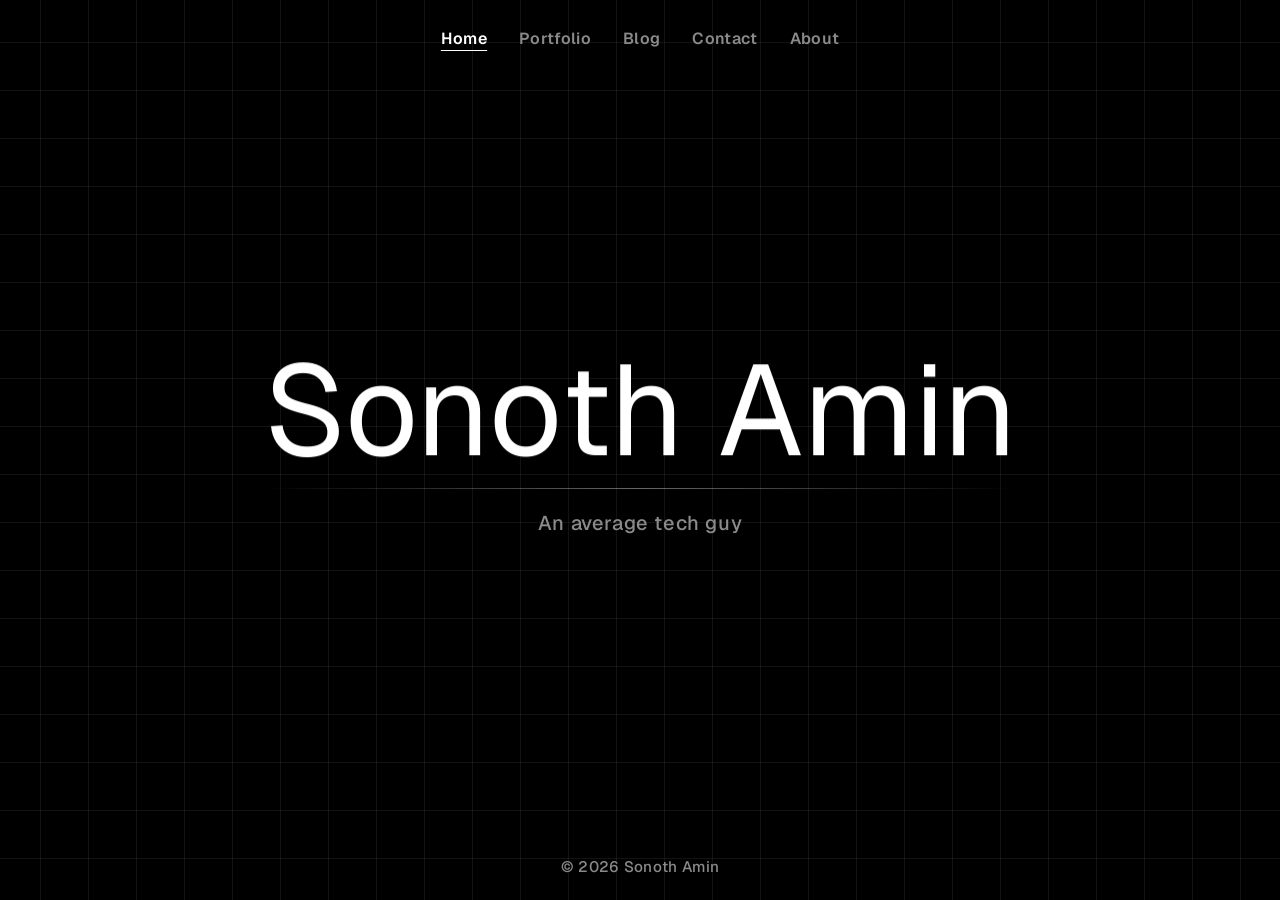
<file: index.html>
<!DOCTYPE html>
<html lang="en">

<head>
  <meta charset="UTF-8">
  <meta name="viewport" content="width=device-width, initial-scale=1.0">
  <title>Sonoth Amin</title>
  <meta name="description" content="An average tech guy. Building, learning, and living life to the fullest.">
  <meta name="theme-color" content="#000000">
  <link rel="canonical" href="https://sonothamin.dev/">

  <meta property="og:type" content="website">
  <meta property="og:title" content="Sonoth Amin">
  <meta property="og:description" content="An average tech guy.">
  <meta property="og:url" content="https://sonothamin.dev/">

  <meta name="google-site-verification" content="yz5CzjOyHOAkFxv8l-G_Xdy5G7kzJ0pU4yiSC5s8cWs">
  <meta name="google-adsense-account" content="ca-pub-9419084754876913">

  <script>document.documentElement.classList.add("js")</script>
  <link rel="shortcut icon" type="image/x-icon" href="favicon.ico">

  <link rel="preconnect" href="https://fonts.googleapis.com">
  <link rel="preconnect" href="https://fonts.gstatic.com" crossorigin>
  <link rel="preconnect" href="https://api.fontshare.com">
  <link rel="preconnect" href="https://cdn.fontshare.com" crossorigin>
  <link href="https://fonts.googleapis.com/css2?family=Geist:wght@400..600&display=swap" rel="stylesheet">
  <link href="https://api.fontshare.com/v2/css?f[]=kola@400&display=swap" rel="stylesheet">
  <link rel="stylesheet" href="style.css">
</head>

<body>
  <div class="design-grid" aria-hidden="true"></div>

  <div class="site-cursor" data-site-cursor aria-hidden="true">
    <img src="/assets/cursors/cursor.svg" alt="" width="24" height="24" draggable="false">
    <img class="cursor-hand" src="/assets/cursors/cursor-pointer.svg" alt="" draggable="false">
  </div>

  <header class="site-header">
    <nav class="site-nav" aria-label="Primary">
      <a href="/" class="nav-link is-active" aria-current="page">Home</a>
      <a href="/portfolio/" class="nav-link">Portfolio</a>
      <a href="/diary/" class="nav-link">Blog</a>
      <a href="/contact/" class="nav-link">Contact</a>
      <a href="/about/" class="nav-link">About</a>
    </nav>
  </header>

  <main class="hero">
    <div class="name-stage">
      <h1 class="hero-name" data-hero-name>Sonoth Amin</h1>
      <span class="hero-rule" aria-hidden="true"></span>
    </div>
    <p class="subtitle">An average tech guy</p>
  </main>

  <footer class="site-footer">
    <p class="footer-copy">&copy; 2026 Sonoth Amin</p>
  </footer>

  <script src="app.js" defer></script>
</body>

</html>
</file>
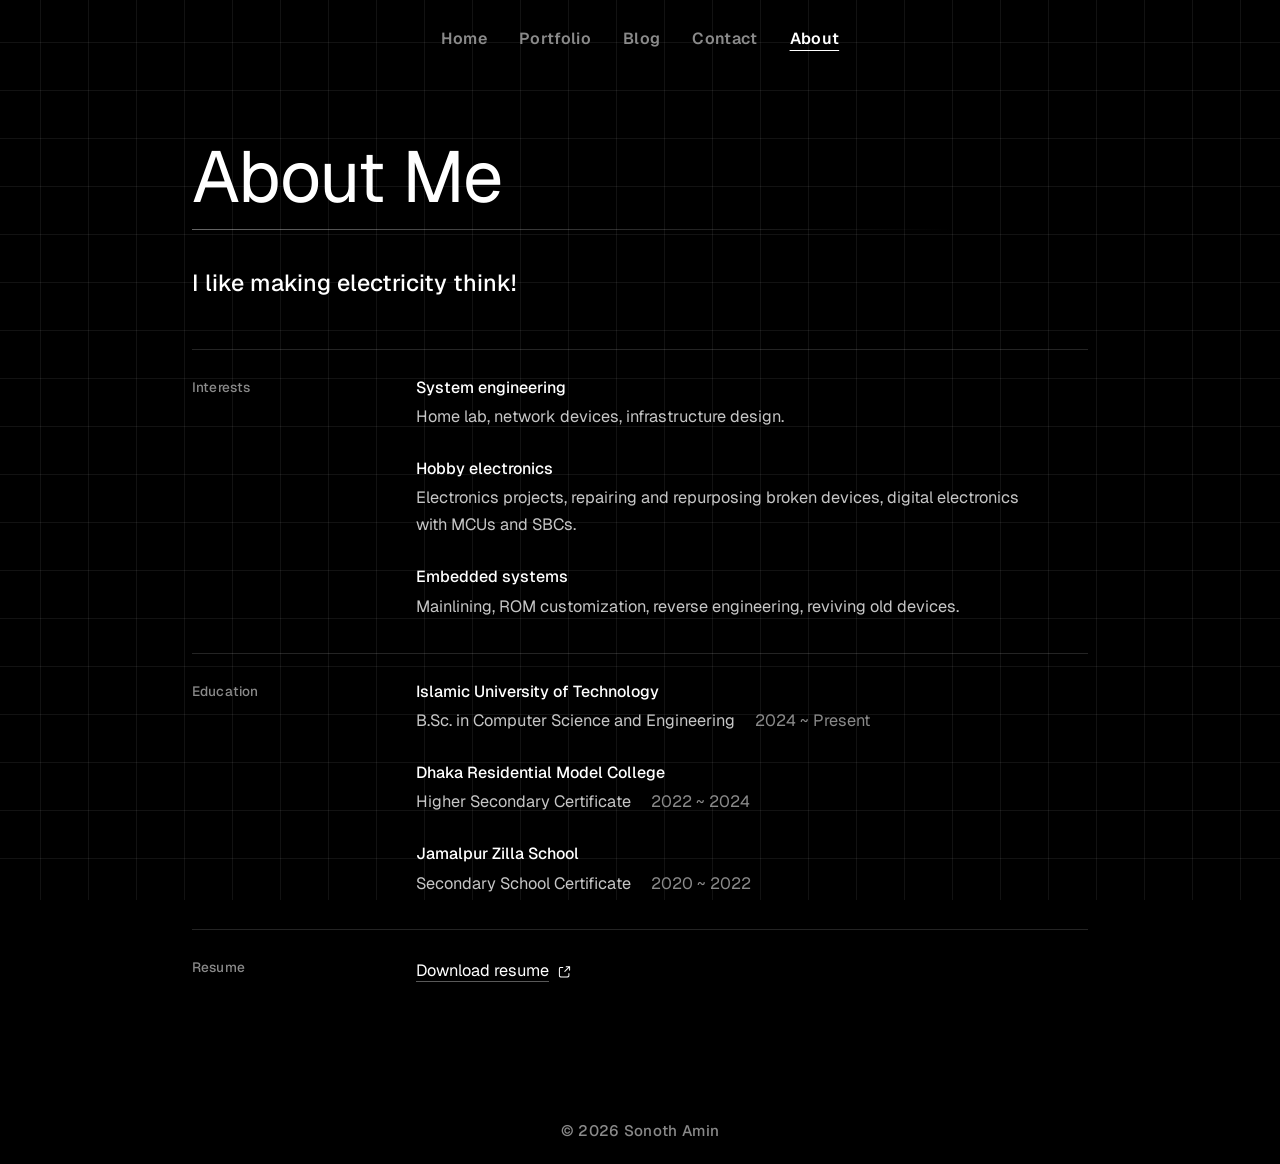
<file: about/index.html>
<!DOCTYPE html>
<html lang="en">

<head>
  <meta charset="UTF-8">
  <meta name="viewport" content="width=device-width, initial-scale=1.0">
  <title>About | Sonoth Amin</title>
  <meta name="description" content="A nerdy hardware geek.">
  <meta name="theme-color" content="#000000">
  <link rel="canonical" href="https://sonothamin.dev/about/">

  <meta property="og:type" content="profile">
  <meta property="og:title" content="About | Sonoth Amin">
  <meta property="og:description"
    content="Embedded electronics, Linux systems, network administration and hardware repurposing.">
  <meta property="og:url" content="https://sonothamin.dev/about/">

  <meta name="google-adsense-account" content="ca-pub-9419084754876913">

  <script>document.documentElement.classList.add("js")</script>
  <link rel="shortcut icon" type="image/x-icon" href="/favicon.ico">

  <link rel="preconnect" href="https://api.fontshare.com">
  <link rel="preconnect" href="https://cdn.fontshare.com" crossorigin>
  <link rel="preconnect" href="https://fonts.googleapis.com">
  <link rel="preconnect" href="https://fonts.gstatic.com" crossorigin>
  <link href="https://api.fontshare.com/v2/css?f[]=kola@400&display=swap" rel="stylesheet">
  <link href="https://fonts.googleapis.com/css2?family=Geist:wght@400..600&display=swap" rel="stylesheet">
  <link rel="stylesheet" href="/style.css">
  <link rel="stylesheet" href="/about/about.css">
</head>

<body>
  <a class="skip-link" href="#main">Skip to content</a>

  <div class="design-grid" aria-hidden="true"></div>

  <div class="site-cursor" data-site-cursor aria-hidden="true">
    <img src="/assets/cursors/cursor.svg" alt="" width="24" height="24" draggable="false">
    <img class="cursor-hand" src="/assets/cursors/cursor-pointer.svg" alt="" draggable="false">
  </div>

  <header class="site-header">
    <nav class="site-nav" aria-label="Primary">
      <a href="/" class="nav-link">Home</a>
      <a href="/portfolio/" class="nav-link">Portfolio</a>
      <a href="/diary/" class="nav-link">Blog</a>
      <a href="/contact/" class="nav-link">Contact</a>
      <a href="/about/" class="nav-link is-active" aria-current="page">About</a>
    </nav>
  </header>

  <main id="main" class="about">
    <div class="about-head">
      <h1 class="page-title"><span class="title-mask"><span class="title-line">About Me</span></span></h1>
      <span class="hero-rule" aria-hidden="true"></span>
    </div>

    <div class="about-body">
      <p class="lede">
        I like making electricity think!
      </p>


      <section class="block" aria-labelledby="h-interests">
        <h2 id="h-interests" class="block-title">Interests</h2>
        <div class="entries">
          <article class="entry">
            <h3>System engineering</h3>
            <p>Home lab, network devices, infrastructure design.</p>
          </article>
          <article class="entry">
            <h3>Hobby electronics</h3>
            <p>Electronics projects, repairing and repurposing broken devices, digital electronics with MCUs and SBCs.
            </p>
          </article>
          <article class="entry">
            <h3>Embedded systems</h3>
            <p>Mainlining, ROM customization, reverse engineering, reviving old devices.</p>
          </article>
        </div>
      </section>



      <section class="block" aria-labelledby="h-education">
        <h2 id="h-education" class="block-title">Education</h2>
        <div class="entries">
          <article class="entry">
            <h3>Islamic University of Technology</h3>
            <p class="meta"><span>B.Sc. in Computer Science and Engineering</span> <time>2024 ~ Present</time></p>
          </article>
          <article class="entry">
            <h3>Dhaka Residential Model College</h3>
            <p class="meta"><span>Higher Secondary Certificate</span> <time>2022 ~ 2024</time></p>
          </article>
          <article class="entry">
            <h3>Jamalpur Zilla School</h3>
            <p class="meta"><span>Secondary School Certificate</span> <time>2020 ~ 2022</time></p>
          </article>
        </div>
      </section>



      <section class="block" aria-labelledby="h-resume">
        <h2 id="h-resume" class="block-title">Resume</h2>
        <p>
          <a class="text-link icon-link" href="/Resume.pdf" target="_blank" rel="noopener">
            Download resume
            <svg viewBox="0 0 24 24" fill="none" aria-hidden="true" focusable="false">
              <path
                d="M10 5H8.2C7.08 5 6.52 5 6.09 5.22a2 2 0 0 0-.87.87C5 6.52 5 7.08 5 8.2v7.6c0 1.12 0 1.68.22 2.11a2 2 0 0 0 .87.87c.43.22.99.22 2.11.22h7.6c1.12 0 1.68 0 2.11-.22a2 2 0 0 0 .87-.87c.22-.43.22-.99.22-2.11V14M20 9V4m0 0h-5m5 0-7 7"
                stroke="currentColor" stroke-width="1.5" stroke-linecap="round" stroke-linejoin="round" />
            </svg>
          </a>
        </p>
      </section>
    </div>
  </main>

  <footer class="site-footer">
    <p class="footer-copy">&copy; 2026 Sonoth Amin</p>
  </footer>

  <script src="/app.js" defer></script>
</body>

</html>
</file>
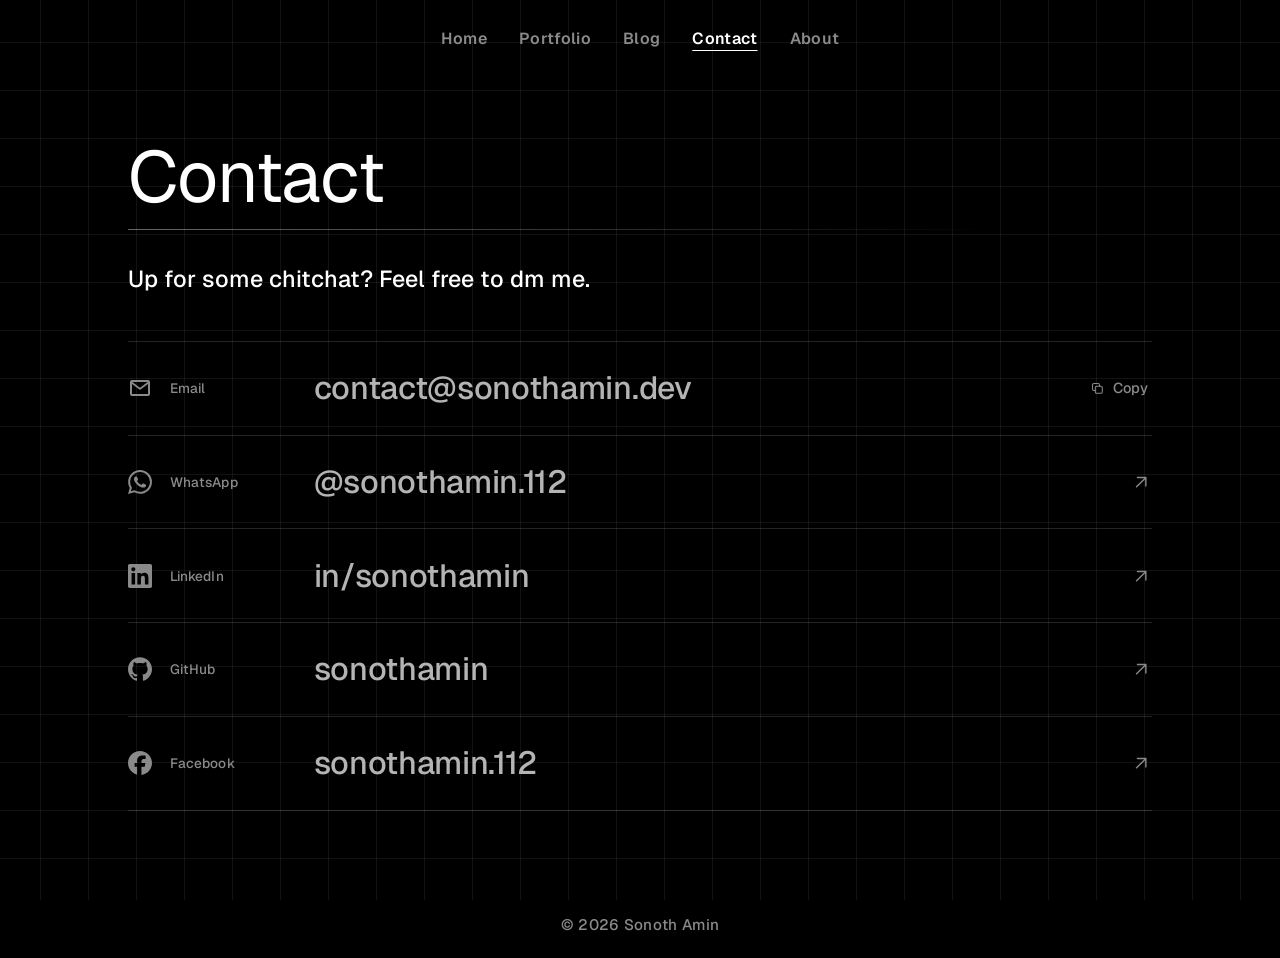
<file: contact/index.html>
<!DOCTYPE html>
<html lang="en">

<head>
  <meta charset="UTF-8">
  <meta name="viewport" content="width=device-width, initial-scale=1.0">
  <title>Contact | Sonoth Amin</title>
  <meta name="description" content="Contact informations">
  <meta name="theme-color" content="#000000">
  <link rel="canonical" href="https://sonothamin.dev/contact/">

  <meta property="og:type" content="website">
  <meta property="og:title" content="Contact | Sonoth Amin">
  <meta property="og:description" content="Email, WhatsApp, LinkedIn, GitHub and Facebook.">
  <meta property="og:url" content="https://sonothamin.dev/contact/">

  <meta name="google-adsense-account" content="ca-pub-9419084754876913">

  <script>document.documentElement.classList.add("js")</script>
  <link rel="shortcut icon" type="image/x-icon" href="/favicon.ico">

  <link rel="preconnect" href="https://api.fontshare.com">
  <link rel="preconnect" href="https://cdn.fontshare.com" crossorigin>
  <link rel="preconnect" href="https://fonts.googleapis.com">
  <link rel="preconnect" href="https://fonts.gstatic.com" crossorigin>
  <link href="https://api.fontshare.com/v2/css?f[]=kola@400&display=swap" rel="stylesheet">
  <link href="https://fonts.googleapis.com/css2?family=Geist:wght@400..600&display=swap" rel="stylesheet">
  <link rel="stylesheet" href="/style.css">
  <link rel="stylesheet" href="/contact/contact.css">
</head>

<body>
  <a class="skip-link" href="#main">Skip to content</a>

  <div class="design-grid" aria-hidden="true"></div>

  <div class="site-cursor" data-site-cursor aria-hidden="true">
    <img src="/assets/cursors/cursor.svg" alt="" width="24" height="24" draggable="false">
    <img class="cursor-hand" src="/assets/cursors/cursor-pointer.svg" alt="" draggable="false">
  </div>

  <header class="site-header">
    <nav class="site-nav" aria-label="Primary">
      <a href="/" class="nav-link">Home</a>
      <a href="/portfolio/" class="nav-link">Portfolio</a>
      <a href="/diary/" class="nav-link">Blog</a>
      <a href="/contact/" class="nav-link is-active" aria-current="page">Contact</a>
      <a href="/about/" class="nav-link">About</a>
    </nav>
  </header>

  <main id="main" class="contact">
    <div class="c-head">
      <h1 class="page-title"><span class="title-mask"><span class="title-line">Contact</span></span></h1>
      <span class="hero-rule" aria-hidden="true"></span>
      <p class="lede">Up for some chitchat? Feel free to dm me.</p>
    </div>

    <ul class="rows">
      <li class="row"><a class="row-link" href="mailto:contact@sonothamin.dev"><span class="ico ico-mail" aria-hidden="true"></span><span class="ch-label">Email</span><span class="ch-value">contact@sonothamin.dev</span><svg class="go" viewBox="0 0 24 24" fill="none" aria-hidden="true" focusable="false"><path d="M7 17 17 7m0 0H8m9 0v9" stroke="currentColor" stroke-width="1.5" stroke-linecap="round" stroke-linejoin="round" /></svg></a><button class="copy-btn" type="button" data-copy="contact@sonothamin.dev" aria-label="Copy email"><svg viewBox="0 0 24 24" fill="none" aria-hidden="true" focusable="false"><rect x="9" y="9" width="10" height="10" rx="2" stroke="currentColor" stroke-width="1.5" /><path d="M15 9V7a2 2 0 0 0-2-2H7a2 2 0 0 0-2 2v6a2 2 0 0 0 2 2h2" stroke="currentColor" stroke-width="1.5" stroke-linecap="round" /></svg><span data-copy-label>Copy</span></button></li>
      <li class="row"><a class="row-link" href="https://wa.me/sonothamin.112" target="_blank" rel="noopener"><span class="ico ico-whatsapp" aria-hidden="true"></span><span class="ch-label">WhatsApp</span><span class="ch-value">@sonothamin.112</span><svg class="go" viewBox="0 0 24 24" fill="none" aria-hidden="true" focusable="false"><path d="M7 17 17 7m0 0H8m9 0v9" stroke="currentColor" stroke-width="1.5" stroke-linecap="round" stroke-linejoin="round" /></svg></a></li>
      <li class="row"><a class="row-link" href="https://linkedin.com/in/sonothamin" target="_blank" rel="noopener"><span class="ico ico-linkedin" aria-hidden="true"></span><span class="ch-label">LinkedIn</span><span class="ch-value">in/sonothamin</span><svg class="go" viewBox="0 0 24 24" fill="none" aria-hidden="true" focusable="false"><path d="M7 17 17 7m0 0H8m9 0v9" stroke="currentColor" stroke-width="1.5" stroke-linecap="round" stroke-linejoin="round" /></svg></a></li>
      <li class="row"><a class="row-link" href="https://github.com/sonothamin" target="_blank" rel="noopener"><span class="ico ico-github" aria-hidden="true"></span><span class="ch-label">GitHub</span><span class="ch-value">sonothamin</span><svg class="go" viewBox="0 0 24 24" fill="none" aria-hidden="true" focusable="false"><path d="M7 17 17 7m0 0H8m9 0v9" stroke="currentColor" stroke-width="1.5" stroke-linecap="round" stroke-linejoin="round" /></svg></a></li>
      <li class="row"><a class="row-link" href="https://facebook.com/sonothamin.112" target="_blank" rel="noopener"><span class="ico ico-facebook" aria-hidden="true"></span><span class="ch-label">Facebook</span><span class="ch-value">sonothamin.112</span><svg class="go" viewBox="0 0 24 24" fill="none" aria-hidden="true" focusable="false"><path d="M7 17 17 7m0 0H8m9 0v9" stroke="currentColor" stroke-width="1.5" stroke-linecap="round" stroke-linejoin="round" /></svg></a></li>
    </ul>
  </main>

  <footer class="site-footer">
    <p class="footer-copy">&copy; 2026 Sonoth Amin</p>
  </footer>

  <script src="/app.js" defer></script>
  <script src="/contact/contact.js" defer></script>
</body>

</html>
</file>
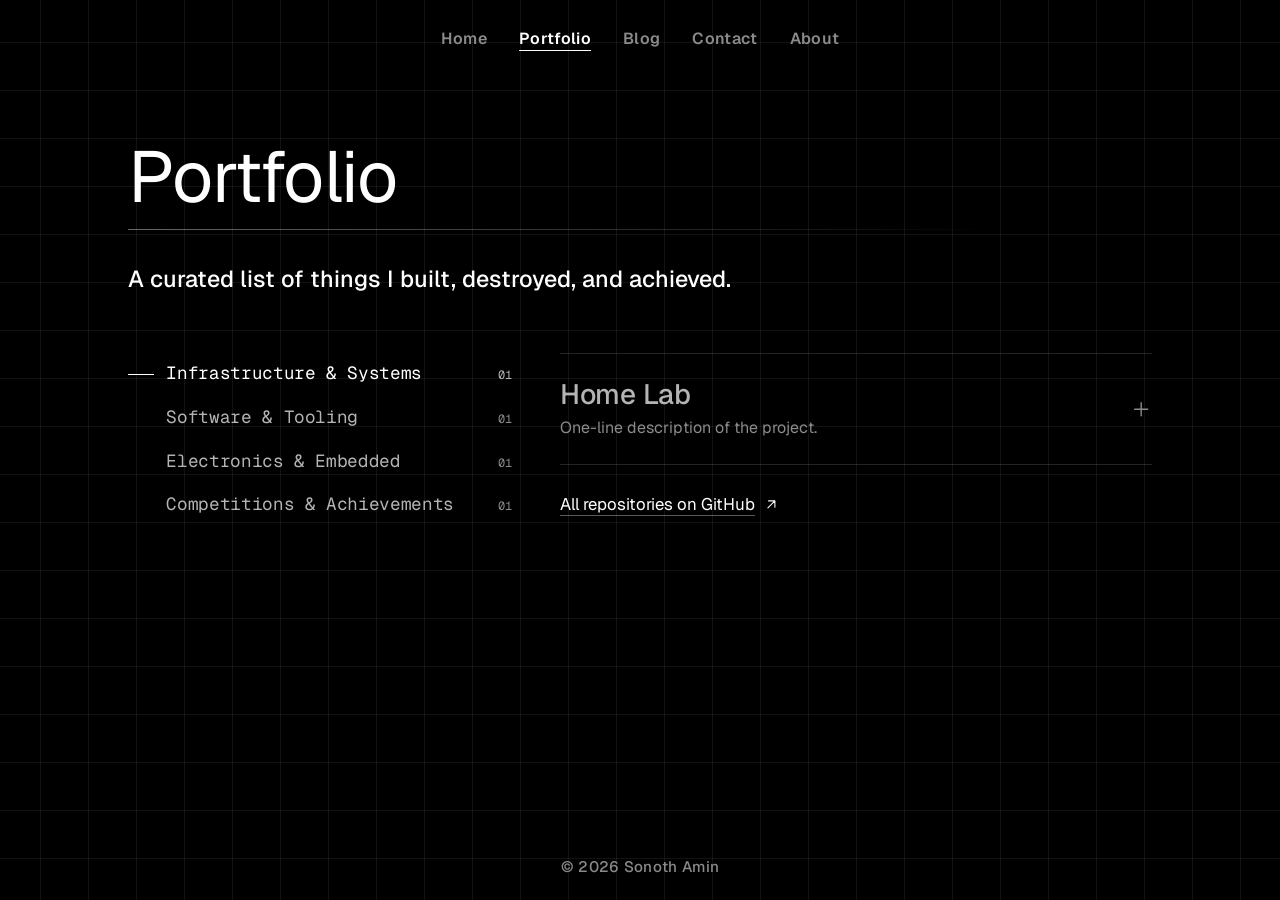
<file: portfolio/index.html>
<!DOCTYPE html>
<html lang="en">

<head>
  <meta charset="UTF-8">
  <meta name="viewport" content="width=device-width, initial-scale=1.0">
  <title>Portfolio | Sonoth Amin</title>
  <meta name="description" content="A collection of my work.">
  <meta name="theme-color" content="#000000">
  <link rel="canonical" href="https://sonothamin.dev/portfolio/">

  <meta property="og:type" content="website">
  <meta property="og:title" content="Portfolio | Sonoth Amin">
  <meta property="og:description" content="A collection of my work.">
  <meta property="og:url" content="https://sonothamin.dev/portfolio/">

  <script>document.documentElement.classList.add("js")</script>
  <link rel="shortcut icon" type="image/x-icon" href="/favicon.ico">

  <link rel="preconnect" href="https://api.fontshare.com">
  <link rel="preconnect" href="https://cdn.fontshare.com" crossorigin>
  <link rel="preconnect" href="https://fonts.googleapis.com">
  <link rel="preconnect" href="https://fonts.gstatic.com" crossorigin>
  <link href="https://api.fontshare.com/v2/css?f[]=kola@400&display=swap" rel="stylesheet">
  <link href="https://fonts.googleapis.com/css2?family=Geist:wght@400..600&display=swap" rel="stylesheet">
  <link href="https://fonts.googleapis.com/css2?family=Geist+Mono:ital,wght@0,100..900;1,100..900&display=swap"
    rel="stylesheet">
  <link rel="stylesheet" href="/style.css">
  <link rel="stylesheet" href="/portfolio/portfolio.css">
</head>

<body>
  <a class="skip-link" href="#main">Skip to content</a>

  <div class="design-grid" aria-hidden="true"></div>

  <div class="site-cursor" data-site-cursor aria-hidden="true">
    <img src="/assets/cursors/cursor.svg" alt="" width="24" height="24" draggable="false">
    <img class="cursor-hand" src="/assets/cursors/cursor-pointer.svg" alt="" draggable="false">
  </div>

  <header class="site-header">
    <nav class="site-nav" aria-label="Primary">
      <a href="/" class="nav-link">Home</a>
      <a href="/portfolio/" class="nav-link is-active" aria-current="page">Portfolio</a>
      <a href="/diary/" class="nav-link">Blog</a>
      <a href="/contact/" class="nav-link">Contact</a>
      <a href="/about/" class="nav-link">About</a>
    </nav>
  </header>

  <main id="main" class="portfolio">
    <div class="p-head">
      <h1 class="page-title"><span class="title-mask"><span class="title-line">Portfolio</span></span></h1>
      <span class="hero-rule" aria-hidden="true"></span>
      <p class="lede">A curated list of things I built, destroyed, and achieved.</p>
    </div>

    <div class="p-body">
      <div class="cats" role="tablist" aria-label="Project categories" aria-orientation="vertical">
        <button class="cat" role="tab" id="tab-infrastructure" data-cat="infrastructure"
          aria-controls="panel-infrastructure" aria-selected="true" tabindex="0"><span>Infrastructure &
            Systems</span><span class="cat-n" aria-hidden="true">1</span></button>
        <button class="cat" role="tab" id="tab-software" data-cat="software" aria-controls="panel-software"
          aria-selected="false" tabindex="-1"><span>Software & Tooling</span><span class="cat-n" aria-hidden="true">1</span></button>
        <button class="cat" role="tab" id="tab-electronics" data-cat="electronics" aria-controls="panel-electronics"
          aria-selected="false" tabindex="-1"><span>Electronics & Embedded</span><span class="cat-n" aria-hidden="true">1</span></button>
        <button class="cat" role="tab" id="tab-achievements" data-cat="achievements" aria-controls="panel-achievements"
          aria-selected="false" tabindex="-1"><span>Competitions & Achievements</span><span
            class="cat-n" aria-hidden="true">1</span></button>
      </div>

      <div class="panels">

        <!-- INFRA -->
        <section class="panel" role="tabpanel" id="panel-infrastructure" aria-labelledby="tab-infrastructure">
          <h2 class="panel-title" id="title-infrastructure">Infrastructure &amp; Systems</h2>
          <article class="item">
            <h3 class="item-title">
              <button class="item-head" type="button" aria-expanded="false" aria-controls="b-1-1">
                <span class="item-name">Home Lab</span>
                <span class="item-desc">One-line description of the project.</span>
                <svg class="plus" viewBox="0 0 24 24" fill="none" aria-hidden="true" focusable="false">
                  <path d="M12 5v14M5 12h14" stroke="currentColor" stroke-width="1.5" stroke-linecap="round" />
                </svg>
              </button>
            </h3>
            <div class="body" id="b-1-1">
              <div class="inner">
                <p class="facts">Placeholder details:Lorem ipsum dolor sit amet, consectetur adipiscing elit, sed do
                  eiusmod tempor incididunt ut labore et dolore magna aliqua. Ut enim ad minim veniam, quis nostrud
                  exercitation ullamco laboris nisi ut aliquip ex ea commodo consequat. Duis aute irure dolor in
                  reprehenderit in voluptate velit esse cillum dolore eu fugiat nulla pariatur.</p>
                <a class="text-link icon-link" href="https://github.com/sonothamin" target="_blank" rel="noopener">View
                  project<svg viewBox="0 0 24 24" fill="none" aria-hidden="true" focusable="false">
                    <path d="M7 17 17 7m0 0H8m9 0v9" stroke="currentColor" stroke-width="1.5" stroke-linecap="round"
                      stroke-linejoin="round" />
                  </svg></a>
              </div>
            </div>
          </article>

        </section>

        <!-- SOFT & TOOLS -->
        <section class="panel" role="tabpanel" id="panel-software" aria-labelledby="tab-software">
          <h2 class="panel-title" id="title-software">Software &amp; Tooling</h2>
          <article class="item">
            <h3 class="item-title">
              <button class="item-head" type="button" aria-expanded="false" aria-controls="b-2-1">
                <span class="item-name">Scrabble.c</span>
                <span class="item-desc">A C implementation of the classic word game.</span>
                <svg class="plus" viewBox="0 0 24 24" fill="none" aria-hidden="true" focusable="false">
                  <path d="M12 5v14M5 12h14" stroke="currentColor" stroke-width="1.5" stroke-linecap="round" />
                </svg>
              </button>
            </h3>
            <div class="body" id="b-2-1">
              <div class="inner">
                <p class="facts">Placeholder details:Lorem ipsum dolor sit amet, consectetur adipiscing elit, sed do
                  eiusmod tempor incididunt ut labore et dolore magna aliqua. Ut enim ad minim veniam, quis nostrud
                  exercitation ullamco laboris nisi ut aliquip ex ea commodo consequat. Duis aute irure dolor in
                  reprehenderit in voluptate velit esse cillum dolore eu fugiat nulla pariatur.</p>
              </div>
            </div>
          </article>

        </section>

        <!-- Category Three -->
        <section class="panel" role="tabpanel" id="panel-electronics" aria-labelledby="tab-electronics">
          <h2 class="panel-title" id="title-electronics">Electronics &amp; Embedded</h2>
          <article class="item">
            <h3 class="item-title">
              <button class="item-head" type="button" aria-expanded="false" aria-controls="b-3-1">
                <span class="item-name">Project Name</span>
                <span class="item-desc">One-line description of the project.</span>
                <svg class="plus" viewBox="0 0 24 24" fill="none" aria-hidden="true" focusable="false">
                  <path d="M12 5v14M5 12h14" stroke="currentColor" stroke-width="1.5" stroke-linecap="round" />
                </svg>
              </button>
            </h3>
            <div class="body" id="b-3-1">
              <div class="inner">
                <p class="facts">Placeholder details:Lorem ipsum dolor sit amet, consectetur adipiscing elit, sed do
                  eiusmod tempor incididunt ut labore et dolore magna aliqua. Ut enim ad minim veniam, quis nostrud
                  exercitation ullamco laboris nisi ut aliquip ex ea commodo consequat. Duis aute irure dolor in
                  reprehenderit in voluptate velit esse cillum dolore eu fugiat nulla pariatur.</p>
              </div>
            </div>
          </article>

        </section>

        <!-- Category Four: plain results, nothing to open -->
        <section class="panel" role="tabpanel" id="panel-achievements" aria-labelledby="tab-achievements">
          <h2 class="panel-title" id="title-achievements">Competitions &amp; Achievements</h2>
          <article class="item item-static">
            <h3 class="item-name">Event Name</h3>
            <p class="item-desc">Short description</p>
            <p class="result is-top">Result</p>
          </article>
        </section>

        <p class="more">
          <a class="text-link icon-link" href="https://github.com/sonothamin" target="_blank" rel="noopener">All
            repositories on GitHub<svg viewBox="0 0 24 24" fill="none" aria-hidden="true" focusable="false">
              <path d="M7 17 17 7m0 0H8m9 0v9" stroke="currentColor" stroke-width="1.5" stroke-linecap="round"
                stroke-linejoin="round" />
            </svg></a>
        </p>
      </div>
    </div>
  </main>

  <footer class="site-footer">
    <p class="footer-copy">&copy; 2026 Sonoth Amin</p>
  </footer>

  <script src="/app.js" defer></script>
  <script src="/portfolio/portfolio.js" defer></script>
</body>

</html>
</file>
<file: style.css>
*,
*::before,
*::after {
  margin: 0;
  padding: 0;
  box-sizing: border-box;
}

:root {
  --bg: #000000;
  --fg: #ffffff;
  --muted: #8a8a8a;
  --muted-strong: #b4b4b4;
  --grid-line: rgba(255, 255, 255, 0.070);
  --font-ui: "Geist", system-ui, -apple-system, "Segoe UI", sans-serif;
  --font-title: "Kola", "Geist", system-ui, sans-serif;
  --ease: cubic-bezier(0.16, 1, 0.3, 1);
  --cursor-size: 48px;
  --cursor-hot-x: 21px;
  --cursor-hot-y: 18px;
  --cursor: url("/assets/cursors/cursor.svg") 21 18, auto;
}

html {
  color-scheme: dark;
}

body {
  min-height: 100vh;
  min-height: 100dvh;
  display: flex;
  flex-direction: column;
  background: var(--bg);
  color: var(--fg);
  font-family: var(--font-ui);
  font-size: 1.05rem;
  cursor: var(--cursor);
}

/* Form controls don't inherit the font by default */
button,
input,
textarea,
select {
  font-family: inherit;
}

body.cursor-ready,
body.cursor-ready * {
  cursor: none !important;
}

a {
  color: inherit;
  text-decoration: none;
}

/* Keyboard focus (native cursor is hidden, so focus must be visible) */
a:focus-visible {
  outline: 1px solid var(--fg);
  outline-offset: 0.35em;
  border-radius: 2px;
}

/* —— Design grid —— */
.design-grid {
  position: fixed;
  inset: 0;
  z-index: 0;
  pointer-events: none;
  opacity: 0;
  background-image:
    linear-gradient(to right, var(--grid-line) 1px, transparent 1px),
    linear-gradient(to bottom, var(--grid-line) 1px, transparent 1px);
  background-size: 48px 48px;
  background-position: center center;
  transition: opacity 1.4s ease;
}

.design-grid.is-visible {
  opacity: 1;
}

/* Soft spherical glow that follows the mouse */
.design-grid::after {
  content: "";
  position: absolute;
  top: 0;
  left: 0;
  width: 560px;
  height: 560px;
  margin: -280px 0 0 -280px;
  border-radius: 50%;
  background: radial-gradient(circle, rgba(255, 255, 255, 0.075) 0%, rgba(255, 255, 255, 0.03) 35%, transparent 68%);
  transform: translate3d(var(--mx, -999px), var(--my, -999px), 0);
  opacity: 0;
  transition: opacity 0.35s ease;
  will-change: transform, opacity;
}

.design-grid.has-glow::after {
  opacity: 1;
}

.site-header,
.hero,
.site-footer {
  position: relative;
  z-index: 1;
}

/* —— Site glass cursor —— */
.site-cursor {
  position: fixed;
  top: 0;
  left: 0;
  z-index: 10000;
  width: var(--cursor-size);
  height: var(--cursor-size);
  margin: calc(var(--cursor-hot-y) * -1) 0 0 calc(var(--cursor-hot-x) * -1);
  pointer-events: none;
  opacity: 0;
  transform: translate3d(-100px, -100px, 0);
  filter: drop-shadow(0 2px 8px rgba(0, 0, 0, 0.4));
  transition: opacity 0.2s ease;
  will-change: transform;
}

.site-cursor.is-on {
  opacity: 1;
}

.site-cursor img {
  display: block;
  width: var(--cursor-size);
  height: var(--cursor-size);
  transform-origin: top left;
  transition: opacity 0.16s ease, transform 0.12s ease;
  filter: drop-shadow(0 0 0.5px rgba(255, 255, 255, 0.6));
}

.site-cursor.is-press img {
  transform: scale(0.88);
}

/* Hand pointer: fingertip sits exactly on the arrow's hotspot */
.site-cursor .cursor-hand {
  position: absolute;
  left: var(--hand-left, 0);
  top: var(--hand-top, 0);
  width: var(--hand-size, 28px);
  height: var(--hand-size, 28px);
  opacity: 0;
  transform: scale(0.7);
  transform-origin: var(--hand-hx, 50%) var(--hand-hy, 10%);
  transition: opacity 0.16s ease, transform 0.22s var(--ease);
}

.site-cursor.is-link > img:first-child {
  opacity: 0;
  transform: scale(0.8);
}

.site-cursor.is-link .cursor-hand {
  opacity: 1;
  transform: scale(1);
}

.site-cursor.is-link.is-press .cursor-hand {
  transform: scale(0.88);
}

/* —— Header —— */
.site-header {
  display: flex;
  justify-content: center;
  align-items: center;
  padding: 1.75rem 2.5rem;
}

.site-nav {
  display: flex;
  align-items: center;
  gap: 2rem;
}

.nav-link {
  font-size: 1rem;
  font-weight: 600;
  letter-spacing: 0.02em;
  color: var(--muted);
  transition: color 0.2s ease;
}

.nav-link:hover {
  color: var(--muted-strong);
}

.nav-link.is-active {
  color: var(--fg);
  text-decoration: underline;
  text-underline-offset: 0.35em;
  text-decoration-thickness: 1px;
}

/* —— Hero —— */
.hero {
  flex: 1;
  display: flex;
  flex-direction: column;
  align-items: center;
  justify-content: center;
  padding: 2rem 1.5rem 4rem;
  text-align: center;

  -webkit-user-select: none; /* Safari */
  -moz-user-select: none;    /* Firefox */
  -ms-user-select: none;     /* IE 10 and 11 / Edge Legacy */
  user-select: none;         /* Standard syntax (Chrome, Edge, Opera) */
}

.name-stage {
  position: relative;
  display: inline-block;
  max-width: min(96vw, 1100px);
  padding: 0.2em 0.35em 0.15em;
}

.hero-name {
  display: inline-flex;
  justify-content: center;
  max-width: 100%;
  font-family: var(--font-title);
  font-size: clamp(3rem, 14vw, 8rem);
  font-weight: 400;
  font-synthesis: none;
  letter-spacing: -0.01em;
  line-height: 1;
  white-space: nowrap;
}

.js .hero-name { visibility: hidden; }
.js .hero-name.is-built { visibility: visible; }

/* Each glyph rises out of its own mask */
.hero-name .mask {
  display: inline-block;
  overflow: hidden;
  padding: 0.1em 0.01em;
  margin: -0.1em -0.01em;
}

.hero-name .ch {
  display: inline-block;
  transform: translateY(110%);
  will-change: transform;
}

.hero-name .gap { display: inline-block; width: 0.28em; }

.is-in .hero-name .ch {
  transform: translateY(0);
  transition: transform 1100ms var(--ease) calc(280ms + var(--i) * 55ms);
}

/* Hairline that draws out from the centre */
.hero-rule {
  display: block;
  width: 100%;
  height: 1px;
  margin-top: 0.9rem;
  background: linear-gradient(90deg, transparent, rgba(255, 255, 255, 0.4) 50%, transparent);
  transform: scaleX(0);
  transform-origin: center;
}

.is-in .hero-rule {
  transform: scaleX(1);
  transition: transform 1400ms var(--ease) 900ms;
}

.subtitle {
  margin-top: 1.15rem;
  font-size: 1.25rem;
  font-weight: 500;
  letter-spacing: 0.03em;
  color: var(--muted);

  -webkit-user-select: none; /* Safari */
  -moz-user-select: none;    /* Firefox */
  -ms-user-select: none;     /* IE 10 and 11 / Edge Legacy */
  user-select: none;         /* Standard syntax (Chrome, Edge, Opera) */
}

.js .subtitle {
  opacity: 0;
  filter: blur(6px);
  letter-spacing: 0.14em;
  transform: translateY(8px);
}

.is-in .subtitle {
  opacity: 1;
  filter: none;
  letter-spacing: 0.03em;
  transform: none;
  transition: opacity 1000ms ease 1350ms, filter 1000ms ease 1350ms,
    letter-spacing 1400ms var(--ease) 1350ms, transform 1000ms var(--ease) 1350ms;
}

/* Chrome settles in last */
.js .site-header { opacity: 0; transform: translateY(-6px); }
.js .site-footer { opacity: 0; }

.is-in .site-header,
.is-in .site-footer {
  opacity: 1;
  transform: none;
  transition: opacity 1000ms ease 1700ms, transform 1000ms var(--ease) 1700ms;
}

/* —— Page exit transition for seamless navigation —— */
body.is-exiting > *:not(.site-cursor) {
  opacity: 0 !important;
  transition: opacity 0.2s ease !important;
  pointer-events: none !important;
}

/* —— Swipe between pages (touch) —— */
/* Sideways swipes switch pages here, so keep the browser from also treating
   them as history back/forward. */
@media (pointer: coarse) {
  html,
  body {
    overscroll-behavior-x: none;
  }
}

/* Only translate while a swipe is under way: a translate of 0 would still turn
   <main> into a containing block for fixed-position children. */
body.is-swiping > main,
body.is-settling > main,
body.is-exiting > main {
  translate: var(--swipe-x, 0px) 0;
}

body.is-settling > main {
  transition: translate 0.4s var(--ease);
}

body.is-exiting > main:not(.site-cursor) {
  transition: opacity 0.2s ease, translate 0.2s var(--ease) !important;
}

/* —— Footer —— */
.site-footer {
  display: flex;
  align-items: center;
  justify-content: center;
  gap: 2rem;
  padding: 1.5rem 2.5rem;
  color: var(--muted);
  font-size: 0.95rem;
  font-weight: 500;
  letter-spacing: 0.02em;
}

.footer-github {
  transition: color 0.2s ease;
}

.footer-github:hover {
  color: var(--muted-strong);
}

/* —— Responsive —— */
@media (max-width: 860px) {
  .site-header {
    padding: 1.5rem 1.25rem 1rem;
  }

  .site-nav {
    flex-wrap: wrap;
    justify-content: center;
    gap: 1rem 1.35rem;
  }

  .site-footer {
    padding: 1.25rem;
  }

  .subtitle {
    font-size: 1.05rem;
  }
}

@media (max-width: 480px) {
  .design-grid {
    background-size: 36px 36px;
  }

  .site-nav {
    gap: 0.85rem 1.1rem;
  }

  .nav-link {
    font-size: 0.95rem;
  }
}

/* Narrow or touch screens: native cursor, no custom one */
@media (max-width: 860px), (hover: none), (pointer: coarse) {
  .site-cursor {
    display: none;
  }

  body,
  body.cursor-ready,
  body.cursor-ready * {
    cursor: auto !important;
  }
}

@media (prefers-reduced-motion: reduce) {
  .design-grid { transition: none; opacity: 1; }

  body.is-exiting > *:not(.site-cursor) {
    transition: none !important;
  }

  .js .hero-name .ch,
  .js .hero-rule,
  .js .subtitle,
  .js .site-header,
  .js .site-footer {
    opacity: 1;
    filter: none;
    transform: none;
    transition: none;
  }

  .js .subtitle { letter-spacing: 0.03em; }
}
</file>
<file: about/about.css>
/* About page. Builds on the tokens and components in styles.css. */

:root {
  --divider: rgba(255, 255, 255, 0.14);
}

/* Skip link: hidden until keyboard focus */
.skip-link {
  position: fixed;
  top: 0.75rem;
  left: 0.75rem;
  z-index: 10001;
  padding: 0.5rem 0.9rem;
  background: var(--fg);
  color: var(--bg);
  font-weight: 600;
  transform: translateY(-200%);
}

.skip-link:focus-visible {
  transform: none;
  outline: 2px solid var(--bg);
  outline-offset: -4px;
}

/* —— Layout —— */
.about {
  position: relative;
  z-index: 1;
  flex: 1;
  width: min(100% - 3rem, 56rem);
  margin-inline: auto;
  padding: clamp(2rem, 6vw, 4rem) 0 clamp(3rem, 8vw, 5rem);
}

.about-head {
  padding-bottom: 0.25rem;
}

.page-title {
  font-family: var(--font-title);
  font-size: clamp(2.25rem, 9vw, 4.5rem);
  font-weight: 400;
  font-synthesis: none;
  letter-spacing: -0.01em;
  line-height: 1;
}

.title-mask {
  display: inline-block;
  overflow: hidden;
  padding: 0.1em 0.02em;
  margin: -0.1em -0.02em;
  vertical-align: top;
}

.title-line {
  display: inline-block;
}

.about-head .hero-rule {
  margin-top: 1rem;
  background: linear-gradient(90deg, rgba(255, 255, 255, 0.4), transparent 85%);
  transform-origin: left center;
}

.lede {
  max-width: 38rem;
  margin: 2rem 0 3rem;
  font-size: clamp(1.2rem, 2.3vw, 1.45rem);
  font-weight: 500;
  line-height: 1.5;
  color: var(--fg);
}

/* —— Sections: label on the left, content on the right —— */
.block {
  display: grid;
  grid-template-columns: 11rem minmax(0, 1fr);
  gap: 1rem 3rem;
  padding: 1.75rem 0 2rem;
  border-top: 1px solid var(--divider);
}

.block-title {
  font-size: 0.85rem;
  font-weight: 500;
  letter-spacing: 0.01em;
  color: var(--muted);
}

/* Reading text uses Geist; Rajdhani stays on the name, nav and headings */
.block p,
.block dd,
.block li {
  font-size: 1.02rem;
  font-weight: 400;
  line-height: 1.65;
  color: #c6c6c6;
}

.prose {
  max-width: 38rem;
}

/* —— Entries (projects, education) —— */
.entries {
  display: grid;
  gap: 1.75rem;
}

.entry h3 {
  font-size: 1rem;
  font-weight: 500;
  line-height: 1.3;
  color: var(--fg);
}

.entry p {
  max-width: 38rem;
  margin-top: 0.35rem;
}

.entry .meta {
  display: flex;
  flex-wrap: wrap;
  gap: 0.15rem 1.25rem;
}

.entry .meta time {
  color: var(--muted);
}

/* —— Tools —— */
.tools {
  display: grid;
  gap: 1.1rem;
}

.tools dt {
  font-size: 1.15rem;
  font-weight: 600;
  color: var(--fg);
}

.tools dd {
  max-width: 38rem;
}

/* —— Lists —— */
.plain-list {
  display: grid;
  gap: 0.9rem;
  list-style: none;
}

.plain-list strong {
  display: block;
  font-weight: 600;
  color: var(--fg);
}

.plain-list.inline {
  display: flex;
  flex-wrap: wrap;
  gap: 0.5rem 2rem;
}

/* —— Links —— */
.icon-link {
  display: inline-flex;
  align-items: center;
  gap: 0.45em;
}

.icon-link svg {
  width: 1em;
  height: 1em;
  flex: none;
}

.text-link {
  color: var(--fg);
  text-decoration: underline;
  text-decoration-thickness: 1px;
  text-decoration-color: rgba(255, 255, 255, 0.35);
  text-underline-offset: 0.3em;
  transition: text-decoration-color 0.2s ease;
}

.text-link:hover {
  text-decoration-color: var(--fg);
}

/* —— Load sequence: one orchestrated moment, matching the home page —— */
.js .title-line {
  transform: translateY(110%);
}

.is-in .title-line {
  transform: none;
  transition: transform 1100ms var(--ease) 280ms;
}

.js .about-body {
  opacity: 0;
  transform: translateY(10px);
}

.is-in .about-body {
  opacity: 1;
  transform: none;
  transition: opacity 900ms ease 1000ms, transform 900ms var(--ease) 1000ms;
}

/* —— Responsive —— */
@media (max-width: 720px) {
  .block {
    grid-template-columns: 1fr;
    gap: 0.75rem;
    padding: 1.5rem 0 1.75rem;
  }
}

@media (prefers-reduced-motion: reduce) {
  .js .title-line,
  .js .about-body {
    opacity: 1;
    transform: none;
    transition: none;
  }
}
</file>
<file: contact/contact.css>
/* Contact page. Builds on the tokens and components in style.css. */

:root {
  --divider: rgba(255, 255, 255, 0.14);
}

.skip-link {
  position: fixed;
  top: 0.75rem;
  left: 0.75rem;
  z-index: 10001;
  padding: 0.5rem 0.9rem;
  background: var(--fg);
  color: var(--bg);
  font-weight: 600;
  transform: translateY(-200%);
}

.skip-link:focus-visible {
  transform: none;
  outline: 2px solid var(--bg);
  outline-offset: -4px;
}

.contact {
  position: relative;
  z-index: 1;
  flex: 1;
  width: min(100% - 3rem, 64rem);
  margin-inline: auto;
  padding: clamp(2rem, 6vw, 4rem) 0 clamp(3rem, 8vw, 5rem);
}

/* —— Title —— */
.page-title {
  font-family: var(--font-title);
  font-size: clamp(2.25rem, 9vw, 4.5rem);
  font-weight: 400;
  font-synthesis: none;
  letter-spacing: -0.01em;
  line-height: 1;
}

.title-mask {
  display: inline-block;
  overflow: hidden;
  padding: 0.1em 0.02em;
  margin: -0.1em -0.02em;
  vertical-align: top;
}

.title-line { display: inline-block; }

.c-head .hero-rule {
  margin-top: 1rem;
  background: linear-gradient(90deg, rgba(255, 255, 255, 0.4), transparent 85%);
  transform-origin: left center;
}

.lede {
  max-width: 38rem;
  margin-top: 2rem;
  font-size: clamp(1.2rem, 2.3vw, 1.45rem);
  font-weight: 500;
  line-height: 1.5;
  color: var(--fg);
}

/* —— Channel rows —— */
.rows {
  list-style: none;
  margin-top: clamp(1.75rem, 5vw, 2.75rem);
}

.row {
  display: flex;
  align-items: stretch;
  border-top: 1px solid var(--divider);
}

.row:last-child { border-bottom: 1px solid var(--divider); }

.row-link {
  flex: 1;
  min-width: 0;
  display: grid;
  grid-template-columns: 1.6rem 8rem minmax(0, 1fr) auto;
  align-items: center;
  gap: 1rem;
  padding: clamp(1.1rem, 3vw, 1.7rem) 0;
  transition: padding 0.4s var(--ease);
}

.ch-label {
  font-size: 0.85rem;
  font-weight: 500;
  letter-spacing: 0.01em;
  color: var(--muted);
}

.ch-value {
  overflow-wrap: anywhere;
  font-size: clamp(1.3rem, 3.6vw, 2rem);
  font-weight: 500;
  letter-spacing: -0.01em;
  line-height: 1.2;
  color: var(--muted-strong);
  transition: color 0.25s ease;
}

.row-link .go {
  width: 1.4rem;
  height: 1.4rem;
  color: var(--muted);
  transition: transform 0.4s var(--ease), color 0.25s ease;
}

a.row-link:hover { padding-left: 0.75rem; }
a.row-link:hover .ch-value,
.row:hover .ch-value { color: var(--fg); }
/* Email row: arrow is redundant next to the copy button */
.row:has(.copy-btn) .row-link .go { display: none; }

a.row-link:hover .go { color: var(--fg); transform: translate(3px, -3px); }


/* Brand icons live in /assets/icons and are tinted via mask so they follow text colour */
.ico {
  width: 1.5rem;
  height: 1.5rem;
  background-color: var(--muted);
  -webkit-mask: var(--src) center / contain no-repeat;
  mask: var(--src) center / contain no-repeat;
  transition: background-color 0.25s ease;
}
.ico-mail { --src: url("/assets/icons/mail.svg"); }
.ico-whatsapp { --src: url("/assets/icons/whatsapp.svg"); }
.ico-linkedin { --src: url("/assets/icons/linkedin.svg"); }
.ico-github { --src: url("/assets/icons/github.svg"); }
.ico-facebook { --src: url("/assets/icons/facebook.svg"); }
.row:hover .ico { background-color: var(--fg); }

.copy-btn {
  align-self: center;
  display: inline-flex;
  align-items: center;
  gap: 0.45rem;
  min-height: 2.75rem;
  min-width: 2.75rem;
  padding: 0 0.25rem 0 0.75rem;
  background: none;
  border: 0;
  border-radius: 2px;
  font-size: 0.9rem;
  font-weight: 500;
  color: var(--muted);
  transition: color 0.2s ease;
}

.copy-btn svg { width: 1.05rem; height: 1.05rem; }
.copy-btn:hover, .copy-btn.is-done { color: var(--fg); }

.row-link:focus-visible,
.copy-btn:focus-visible {
  outline: 1px solid var(--fg);
  outline-offset: 3px;
  border-radius: 2px;
}

/* —— Load sequence, in step with home and about —— */
.js .title-line { transform: translateY(110%); }

.is-in .title-line {
  transform: none;
  transition: transform 1100ms var(--ease) 280ms;
}

.js .lede,
.js .row {
  opacity: 0;
  transform: translateY(10px);
}

.is-in .lede { --n: -1; }

.is-in .lede,
.is-in .row {
  opacity: 1;
  transform: none;
  transition: opacity 800ms ease calc(900ms + var(--n, 0) * 90ms),
    transform 800ms var(--ease) calc(900ms + var(--n, 0) * 90ms);
}

.row:nth-child(2) { --n: 1; }
.row:nth-child(3) { --n: 2; }
.row:nth-child(4) { --n: 3; }
.row:nth-child(5) { --n: 4; }

@media (max-width: 640px) {
  .row-link {
    grid-template-columns: 1.5rem minmax(0, 1fr) auto;
    gap: 0.15rem 0.9rem;
  }
  .ico { grid-column: 1; grid-row: 1 / span 2; align-self: center; }
  .ch-label, .ch-value { grid-column: 2; }
  .row-link .go { grid-column: 3; grid-row: 1 / span 2; }
  .ch-value { font-size: clamp(1.05rem, 4.8vw, 1.35rem); }
  .copy-btn [data-copy-label] { display: none; }
  .copy-btn { padding: 0 0.5rem; }
}

@media (prefers-reduced-motion: reduce) {
  .js .title-line,
  .js .lede,
  .js .row {
    opacity: 1;
    transform: none;
    transition: none;
  }
}
</file>
<file: portfolio/portfolio.css>
/* Portfolio page. Builds on the tokens and components in style.css. */

:root {
  --divider: rgba(255, 255, 255, 0.14);
}

.skip-link {
  position: fixed;
  top: 0.75rem;
  left: 0.75rem;
  z-index: 10001;
  padding: 0.5rem 0.9rem;
  background: var(--fg);
  color: var(--bg);
  font-weight: 600;
  transform: translateY(-200%);
}

.skip-link:focus-visible {
  transform: none;
  outline: 2px solid var(--bg);
  outline-offset: -4px;
}

/* —— Layout —— */
.portfolio {
  position: relative;
  z-index: 1;
  flex: 1;
  width: min(100% - 3rem, 64rem);
  margin-inline: auto;
  padding: clamp(2rem, 6vw, 4rem) 0 clamp(3rem, 8vw, 5rem);
}

.page-title {
  font-family: var(--font-title);
  font-size: clamp(2.25rem, 9vw, 4.5rem);
  font-weight: 400;
  font-synthesis: none;
  letter-spacing: -0.01em;
  line-height: 1;
}

.title-mask {
  display: inline-block;
  overflow: hidden;
  padding: 0.1em 0.02em;
  margin: -0.1em -0.02em;
  vertical-align: top;
}

.title-line { display: inline-block; }

.p-head .hero-rule {
  margin-top: 1rem;
  background: linear-gradient(90deg, rgba(255, 255, 255, 0.4), transparent 85%);
  transform-origin: left center;
}

.lede {
  max-width: 38rem;
  margin-top: 2rem;
  font-size: clamp(1.2rem, 2.3vw, 1.45rem);
  font-weight: 500;
  line-height: 1.5;
  color: var(--fg);
}

.p-body {
  display: grid;
  grid-template-columns: 24rem minmax(0, 1fr);
  gap: 2rem 3rem;
  margin-top: clamp(2rem, 6vw, 3.5rem);
}

/* —— Categories: the type itself is the navigation —— */
.cats {
  position: sticky;
  top: 2rem;
  align-self: start;
  display: flex;
  flex-direction: column;
  gap: 0.1rem;
}

.cat {
  position: relative;
  display: grid;
  grid-template-columns: minmax(0, 1fr) 2ch;
  align-items: baseline;
  column-gap: 1.25rem;
  padding: 0.6rem 0 0.6rem 2.4rem;
  background: none;
  border: 0;
  font-family: "Geist Mono", ui-monospace, "SFMono-Regular", Menlo, monospace;
  font-size: clamp(1rem, 1.4vw, 1.1rem);
  font-weight: 400;
  letter-spacing: -0.02em;
  line-height: 1.3;
  text-align: left;
  color: var(--muted-strong);
  transition: color 0.25s ease;
}

/* The dash lives in the left gutter, so the text never shifts */
.cat::before {
  content: "";
  position: absolute;
  left: 0;
  top: calc(0.6rem + 0.65em);
  width: 0;
  height: 1px;
  background: var(--fg);
  transition: width 0.45s var(--ease);
}

.cat:hover { color: var(--fg); }
.cat:hover::before { width: 0.9rem; }

.cat[aria-selected="true"] { color: var(--fg); }
.cat[aria-selected="true"]::before { width: 1.6rem; }

.cat-n {
  justify-self: end;
  font-size: 0.75rem;
  font-variant-numeric: tabular-nums;
  letter-spacing: 0;
  color: var(--muted);
  transition: color 0.25s ease;
}

.cat:hover .cat-n,
.cat[aria-selected="true"] .cat-n { color: var(--muted-strong); }

.cat:focus-visible,
.item-head:focus-visible {
  outline: 1px solid var(--fg);
  outline-offset: 4px;
  border-radius: 2px;
}

.cat:focus-visible { outline-offset: -2px; }

/* Section titles: read by screen readers on wide screens, shown on narrow ones */
.panel-title {
  position: absolute;
  width: 1px;
  height: 1px;
  overflow: hidden;
  clip-path: inset(50%);
  white-space: nowrap;
}

/* —— Panels —— */
.panel[hidden] { display: none; }

.panel:not([hidden]) {
  animation: panel-in 0.55s var(--ease);
}

@keyframes panel-in {
  from { opacity: 0; transform: translateY(8px); }
  to { opacity: 1; transform: none; }
}

/* —— Items —— */
.item { border-top: 1px solid var(--divider); }
.panel .item:last-child { border-bottom: 1px solid var(--divider); }

.item-title { font: inherit; }

.item-head {
  width: 100%;
  display: grid;
  grid-template-columns: minmax(0, 1fr) auto;
  align-items: center;
  gap: 0.3rem 1rem;
  padding: clamp(1.1rem, 3vw, 1.5rem) 0;
  background: none;
  border: 0;
  color: inherit;
  font: inherit;
  text-align: left;
}

.item-name {
  grid-column: 1;
  font-size: clamp(1.25rem, 2.8vw, 1.75rem);
  font-weight: 500;
  letter-spacing: -0.01em;
  line-height: 1.2;
  color: var(--muted-strong);
  transition: color 0.25s ease;
}

.item-desc {
  grid-column: 1;
  font-size: 1rem;
  line-height: 1.5;
  color: var(--muted);
}

.plus {
  grid-column: 2;
  grid-row: 1 / span 2;
  width: 1.4rem;
  height: 1.4rem;
  color: var(--muted);
  transition: transform 0.5s var(--ease), color 0.25s ease;
}

.item-head:hover .item-name,
.item.is-open .item-name { color: var(--fg); }

.item-head:hover .plus { color: var(--fg); }

.item.is-open .plus {
  color: var(--fg);
  transform: rotate(45deg);
}

/* —— Expanding body —— */
.js .body {
  display: grid;
  grid-template-rows: 0fr;
  transition: grid-template-rows 0.6s var(--ease);
}

.js .item.is-open .body { grid-template-rows: 1fr; }

.inner { min-height: 0; }

.js .inner {
  overflow: hidden;
  visibility: hidden;
  transition: visibility 0s linear 0.6s;
}

.js .item.is-open .inner {
  visibility: visible;
  transition-delay: 0s;
}

.inner > :last-child { margin-bottom: clamp(1.4rem, 3vw, 1.9rem); }

.facts {
  max-width: 34rem;
  margin-bottom: 1rem;
  font-size: 1.02rem;
  line-height: 1.65;
  color: #c6c6c6;
}

/* —— Plain results, nothing to open —— */
.item-static {
  display: grid;
  grid-template-columns: minmax(0, 1fr) auto;
  align-items: baseline;
  gap: 0.3rem 1rem;
  padding: clamp(1.1rem, 3vw, 1.5rem) 0;
}

.item-static .item-name { color: var(--fg); }

.result {
  grid-column: 2;
  grid-row: 1 / span 2;
  align-self: center;
  font-size: 1rem;
  font-weight: 500;
  color: var(--muted-strong);
}

.result.is-top { color: var(--fg); }

/* —— Links —— */
.more { margin-top: 1.75rem; }

.icon-link {
  display: inline-flex;
  align-items: center;
  gap: 0.45em;
}

.icon-link svg {
  width: 1em;
  height: 1em;
  flex: none;
}

.text-link {
  color: var(--fg);
  text-decoration: underline;
  text-decoration-thickness: 1px;
  text-decoration-color: rgba(255, 255, 255, 0.35);
  text-underline-offset: 0.3em;
  transition: text-decoration-color 0.2s ease;
}

.text-link:hover { text-decoration-color: var(--fg); }

.text-link:focus-visible {
  outline: 1px solid var(--fg);
  outline-offset: 0.35em;
  border-radius: 2px;
}

/* —— Load sequence, in step with the other pages —— */
.js .title-line { transform: translateY(110%); }

.is-in .title-line {
  transform: none;
  transition: transform 1100ms var(--ease) 280ms;
}

.js .lede,
.js .p-body {
  opacity: 0;
  transform: translateY(10px);
}

.is-in .lede,
.is-in .p-body {
  opacity: 1;
  transform: none;
  transition: opacity 900ms ease 900ms, transform 900ms var(--ease) 900ms;
}

.is-in .p-body { transition-delay: 1050ms; }

/* —— Responsive —— */
@media (max-width: 820px) {
  .p-body {
    grid-template-columns: 1fr;
    gap: 1.5rem;
  }

  /* No tabs on narrow screens: every category is a titled section */
  .cats { display: none; }

  .panel:not([hidden]) { animation: none; }

  .panel-title {
    position: static;
    width: auto;
    height: auto;
    overflow: visible;
    clip-path: none;
    white-space: normal;
    display: flex;
    align-items: baseline;
    gap: 0.8rem;
    margin: 2.75rem 0 1rem;
    font-family: "Geist Mono", ui-monospace, "SFMono-Regular", Menlo, monospace;
    font-size: 1.05rem;
    font-weight: 400;
    letter-spacing: -0.02em;
    line-height: 1.3;
    color: var(--fg);
  }

  .panel:first-of-type .panel-title { margin-top: 0; }

  .panel-title::before {
    content: "";
    flex: none;
    align-self: center;
    width: 1.4rem;
    height: 1px;
    background: var(--fg);
  }

  .panel-title::after {
    content: attr(data-count);
    margin-left: auto;
    font-size: 0.75rem;
    letter-spacing: 0;
    font-variant-numeric: tabular-nums;
    color: var(--muted);
  }
}

@media (prefers-reduced-motion: reduce) {
  .js .title-line,
  .js .lede,
  .js .p-body {
    opacity: 1;
    transform: none;
    transition: none;
  }

  .panel:not([hidden]) { animation: none; }

  .js .body,
  .js .inner,
  .plus,
  .cat,
  .cat::before {
    transition: none;
  }
}
</file>
